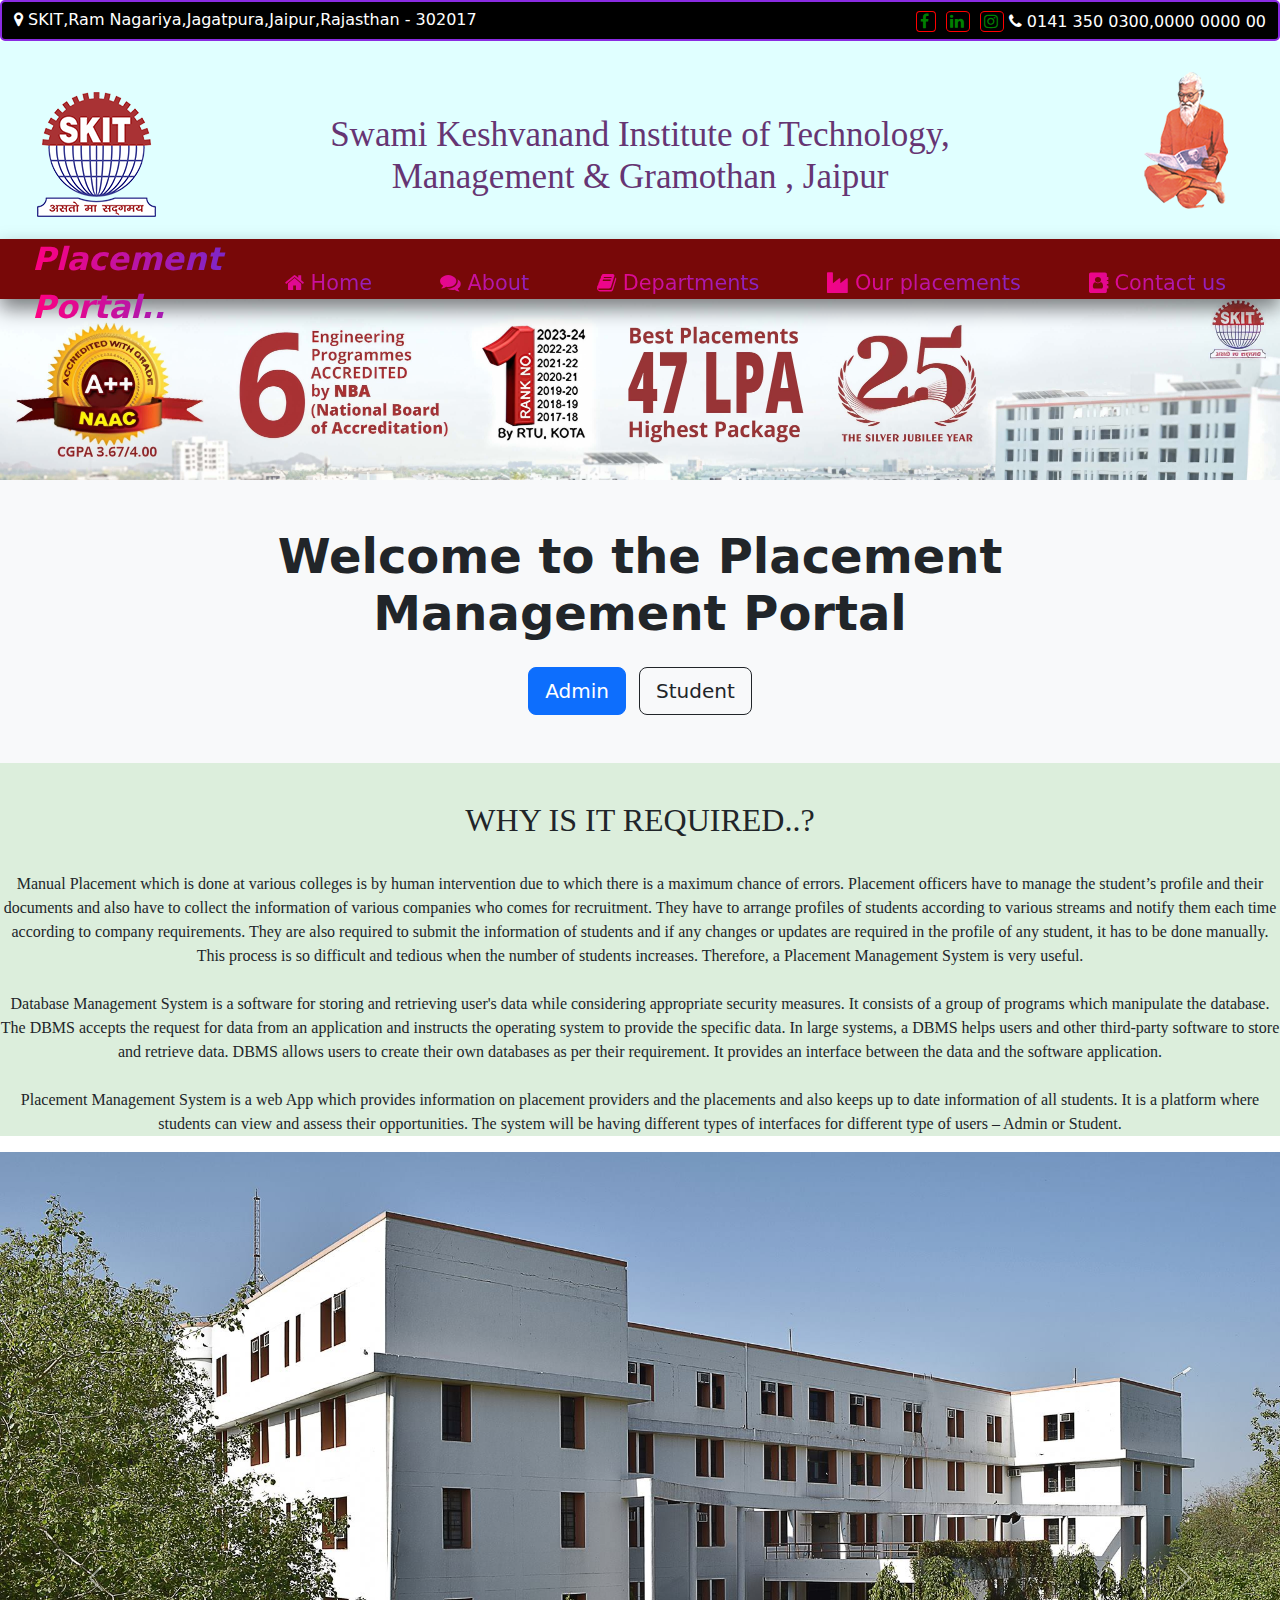
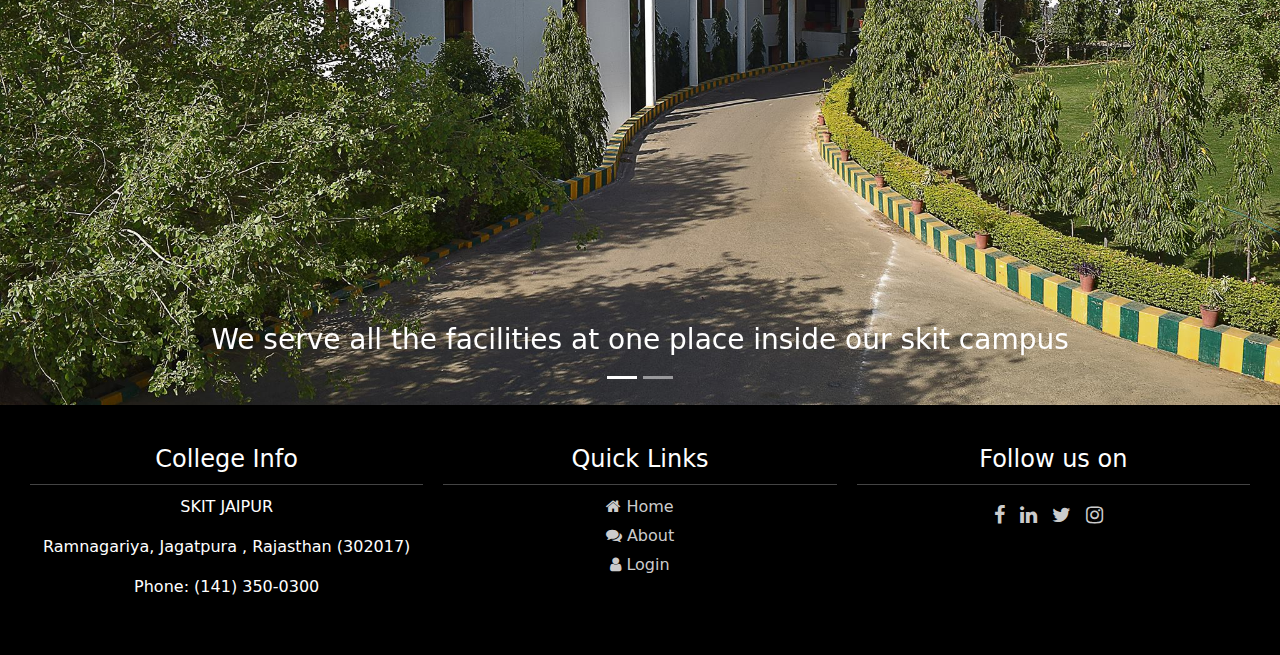
<file: index.html>
<!DOCTYPE html>
<html>
<head>
	<meta charset="utf-8">
	<meta name="viewport" content="width=device-width, initial-scale=1">
	<title>Welcome to our Placement management portal</title>
	<link href="https://cdn.jsdelivr.net/npm/bootstrap@5.3.3/dist/css/bootstrap.min.css" rel="stylesheet">
	<script src="https://cdn.jsdelivr.net/npm/bootstrap@5.3.3/dist/js/bootstrap.bundle.min.js"></script>
	<link rel='stylesheet' type='text/css' href='Index.css'>
	<link rel="stylesheet" href="https://cdnjs.cloudflare.com/ajax/libs/font-awesome/4.7.0/css/font-awesome.min.css">
	<link rel="stylesheet" type="text/css" href="https://unpkg.com/boxicons@2.1.4/css/boxicons.min.css">
</head>
<body>
	<div class="container-fluid bg-black h-25">
		<div class="row">
			<div class="col-md-6 col-sm-6 col-lg-6 col-12">
				<h4 class="text-white mt-2 f-16"><i class="fa fa-map-marker"></i> SKIT,Ram Nagariya,Jagatpura,Jaipur,Rajasthan - 302017 </h4>
			</div>
			<div class="col-md-6 col-sm-6 col-lg-6 col-12">
				<h4 class="text-white f-16 top-text text-end">
					<a href="https://www.facebook.com/SKITJAIP" class="f-16 social-media">
						<i class="fa fa-facebook"></i>
					</a>
					<a href="https://www.linkedin.com/school/skit-jaipur/" class="f-16 social-media">
						<i class="fa fa-linkedin"></i>
					</a>
					<a href="https://www.instagram.com/choudhary_naveen_07/" class="f-16 social-media">
						<i class="fa fa-instagram"></i>
					</a>
					<i class="fa fa-phone"></i> 0141 350 0300,0000 0000 00
				</h4>
			</div>
		</div>
	</div>
	<div class = "header">
		<div class="row text-center align-items-center">
			<div class="col-12 col-sm-3 col-md-2">
				<img src="skit_logo.png" class="img-fluid skit-logo"></div>
				<div class="col-12 col-sm-6 col-md-8">
					<h1 class="skit-name">Swami Keshvanand Institute of Technology,<br>Management & Gramothan , Jaipur</h1></div>
					<div class="col-12 col-sm-3 col-md-2">
						<img src="Swamiji.png" class="img-fluid swamiji"></div>
					</div>
				</div>
				<nav class="navbar">
					<div class="navbar-container">
						<a href="#" class="navbar-logo">Placement Portal..</a>
						<button class="navbar-toggle">
							<span class="bar"></span>
							<span class="bar"></span>
							<span class="bar"></span>
						</button>
						<ul class="navbar-menu">
							<li><a href="index.html" class="active"><i class="fa fa-home"></i> Home</a></li>
							<li><a href="About.html"><i class="fa fa-comments"></i> About</a></li>
							<li><a href="#"><i class="fa fa-book"></i> Departments</a>
							<ul class="dropdown">
								<li><a href="Computer Science.html">Computer Science</a></li>
								<li><a href="Electrical.html">Electrical</a></li>
								<li><a href="Mechanical.html">Mechanical</a></li>
								<li><a href="Civil.html">Civil</a></li>
							</ul>
						</li>
							<li><a href="Our Placements.html"><i class="fa fa-industry"></i> Our placements</a></li>
							<li><a href="Contact.html"><i class="fa fa-address-book"></i> Contact us</a></li>
						</ul>
					</div>
				</nav>
				<div class="img-container">
					<img src="Achievement.jpg" class= "achievement" alt="Banner" />
				</div>
				<!-- ✅ HERO SECTION -->
				<section class="hero-section py-5 bg-light fade-in">
					<div class="container text-center">
						<div class="row justify-content-center align-items-center">
							<div class="col-lg-8">
								<h1 class="display-5 fw-bold mb-4 animate-slide-up">
									Welcome to the Placement Management Portal
								</h1>
								<a href="Login.html" class="btn btn-primary btn-lg me-2 animate-fade">Admin</a>
								<a href="Login.html" class="btn btn-outline-dark btn-lg animate-fade">Student</a>
							</div>
						</div>
					</div>
				</section>
				<div class="required">
					<h2><br>WHY IS IT REQUIRED..?</h2>
					<p><br>Manual Placement which is done at various colleges is by human intervention due to which there is a maximum chance of errors. Placement officers have to manage the student’s profile and their documents and also have to collect the information of various companies who comes for recruitment. They have to arrange profiles of students according to various streams and notify them each time according to company requirements. They are also required to submit the information of students and if any changes or updates are required in the profile of any student, it has to be done manually. This process is so difficult and tedious when the number of students increases. Therefore, a Placement Management System is very useful.<br><br>Database Management System is a software for storing and retrieving user's data while considering appropriate security measures. It consists of a group of programs which manipulate the database. The DBMS accepts the request for data from an application and instructs the operating system to provide the specific data. In large systems, a DBMS helps users and other third-party software to store and retrieve data. DBMS allows users to create their own databases as per their requirement. It provides an interface between the data and the software application.<br><br>Placement Management System is a web App which provides information on placement providers and the placements and also keeps up to date information of all students. It is a platform where students can view and assess their opportunities. The system will be having different types of interfaces for different type of users – Admin or Student.</p>
				</div>
				<div id="demo" class="carousel slide" data-bs-ride="carousel">
					<div class="carousel-indicators">
						<button type="button" data-bs-target="#demo" data-bs-slide-to="0" class="active"></button>
						<button type="button" data-bs-target="#demo" data-bs-slide-to="1"></button>
					</div>
					<div class="carousel-inner">
						<div class="carousel-item active">
							<img src="2" class="d-block w-100 h-100">
							<div class="carousel-caption">
								<h3>We serve all the facilities at one place inside our skit campus</h3>
							</div>
						</div>
						<div class="carousel-item">
							<img src="1" class="d-block w-100 h-100">
							<div class="carousel-caption">
								<h3>We serve all the facilities at one place inside our skit campus</h3>
							</div>
						</div>
					</div>
					<!-- Left and right controls/icons -->
					<button class="carousel-control-prev" type="button" data-bs-target="#demo" data-bs-slide="prev">
						<span class="carousel-control-prev-icon"></span>
					</button>
					<button class="carousel-control-next" type="button" data-bs-target="#demo" data-bs-slide="next">
						<span class="carousel-control-next-icon"></span>
					</button>
				</div>
			</div>
			<footer class="footer">
				<div class="footer-section">
					<h4>College Info</h4>
					<p>SKIT JAIPUR</p>
					<p>Ramnagariya, Jagatpura , Rajasthan (302017)</p>
					<p>Phone: (141) 350-0300</p>
				</div>

				<div class="footer-section">
					<h4>Quick Links</h4>
					<a href="index.html"><i class="fa fa-home"></i> Home</a>
					<a href="About.html"><i class="fa fa-comments"></i> About</a>
					<a href="Login.html"><i class="fa fa-user"></i> Login</a>
				</div>

				<div class="footer-section">
					<h4>Follow us on</h4>
					<div class="social-icons">
						<a href="https://www.facebook.com/SKITJAIP"><i class="fa fa-facebook"></i></a>
						<a href="https://www.linkedin.com/school/skit-jaipur/"><i class="fa fa-linkedin"></i></a>
						<a href="#"><i class="fa fa-twitter"></i></a>
						<a href="https://www.instagram.com/choudhary_naveen_07/"><i class="fa fa-instagram"></i></a>
					</div>
				</div>
			</footer>
			<script src="Index.js"></script>
		</body>
		</html>
</file>
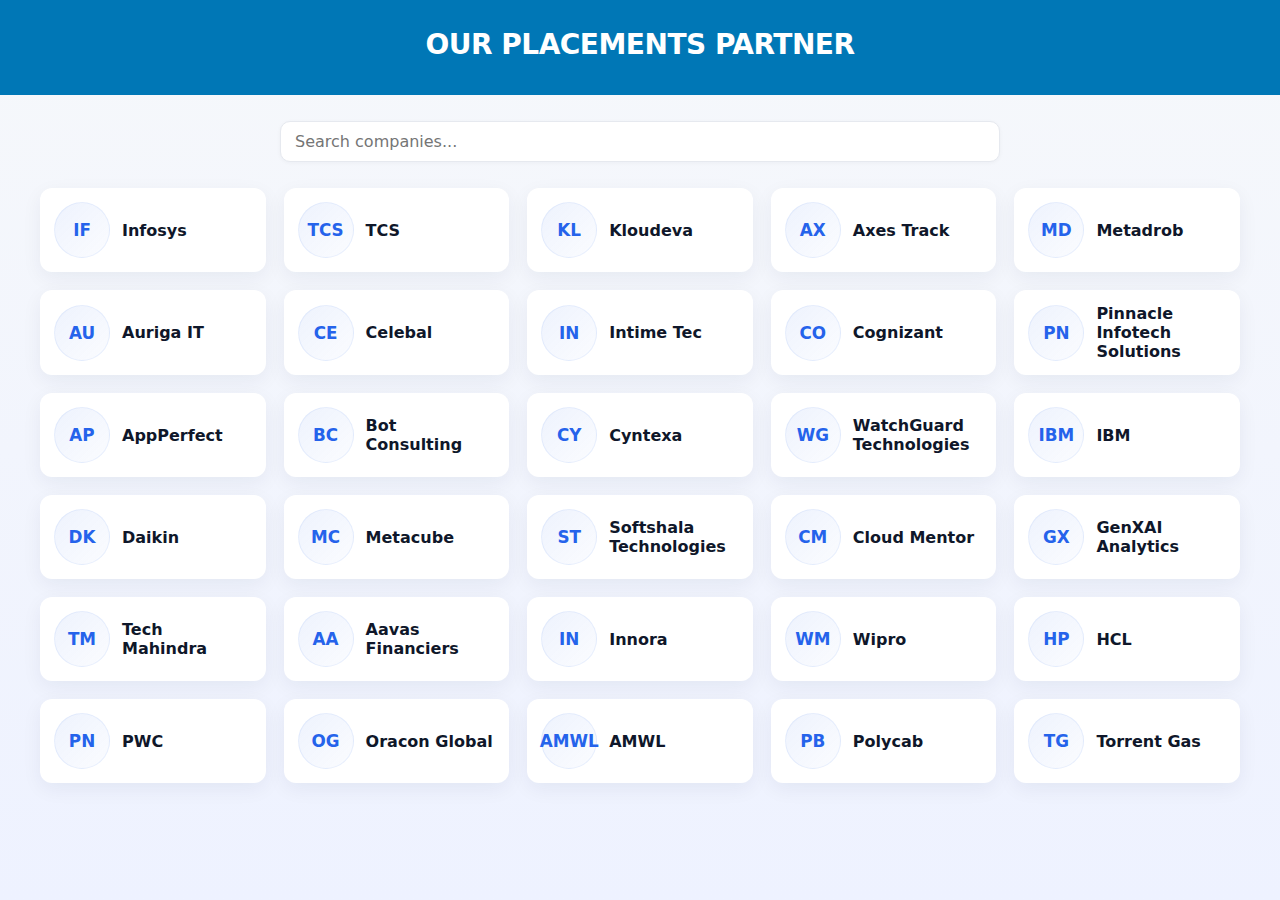
<file: Companies.html>
<!doctype html>
<html lang="en">
<head>
  <meta charset="utf-8" />
  <meta name="viewport" content="width=device-width,initial-scale=1" />
  <title>Company Directory</title>
  <link rel="stylesheet" href="Companies.css" />
</head>
<body>
  <header class="site-header">
    <h1>OUR PLACEMENTS PARTNER</h1>
  </header>

  <main>
    <section class="filter-row">
      <input id="search" placeholder="Search companies..." />
    </section>

    <section class="grid" id="companyGrid">
      <!-- Each .card represents a company. Add/remove companies below as needed -->
      <div class="card"><div class="logo">IF</div><div class="name">Infosys</div></div>
      <div class="card"><div class="logo">TCS</div><div class="name">TCS</div></div>
      <div class="card"><div class="logo">KL</div><div class="name">Kloudeva</div></div>
      <div class="card"><div class="logo">AX</div><div class="name">Axes Track</div></div>
      <div class="card"><div class="logo">MD</div><div class="name">Metadrob</div></div>
      <div class="card"><div class="logo">AU</div><div class="name">Auriga IT</div></div>
      <div class="card"><div class="logo">CE</div><div class="name">Celebal</div></div>
      <div class="card"><div class="logo">IN</div><div class="name">Intime Tec</div></div>
      <div class="card"><div class="logo">CO</div><div class="name">Cognizant</div></div>
      <div class="card"><div class="logo">PN</div><div class="name">Pinnacle Infotech Solutions</div></div>
      <div class="card"><div class="logo">AP</div><div class="name">AppPerfect</div></div>
      <div class="card"><div class="logo">BC</div><div class="name">Bot Consulting</div></div>
      <div class="card"><div class="logo">CY</div><div class="name">Cyntexa</div></div>
      <div class="card"><div class="logo">WG</div><div class="name">WatchGuard Technologies</div></div>
      <div class="card"><div class="logo">IBM</div><div class="name">IBM</div></div>
      <div class="card"><div class="logo">DK</div><div class="name">Daikin</div></div>
      <div class="card"><div class="logo">MC</div><div class="name">Metacube</div></div>
      <div class="card"><div class="logo">ST</div><div class="name">Softshala Technologies</div></div>
      <div class="card"><div class="logo">CM</div><div class="name">Cloud Mentor</div></div>
      <div class="card"><div class="logo">GX</div><div class="name">GenXAI Analytics</div></div>
      <div class="card"><div class="logo">TM</div><div class="name">Tech Mahindra</div></div>
      <div class="card"><div class="logo">AA</div><div class="name">Aavas Financiers</div></div>
      <div class="card"><div class="logo">IN</div><div class="name">Innora</div></div>
      <div class="card"><div class="logo">WM</div><div class="name">Wipro</div></div>
      <div class="card"><div class="logo">HP</div><div class="name">HCL</div></div>
      <div class="card"><div class="logo">PN</div><div class="name">PWC</div></div>
      <div class="card"><div class="logo">OG</div><div class="name">Oracon Global</div></div>
      <div class="card"><div class="logo">AMWL</div><div class="name">AMWL</div></div>
      <div class="card"><div class="logo">PB</div><div class="name">Polycab</div></div>
      <div class="card"><div class="logo">TG</div><div class="name">Torrent Gas</div></div>
      <!-- Add more cards as you want -->
    </section>
  </main>
  <script>
    // Simple client-side search/filter for names
    const search = document.getElementById('search');
    const grid = document.getElementById('companyGrid');
    search.addEventListener('input', (e) => {
      const q = e.target.value.trim().toLowerCase();
      const cards = grid.querySelectorAll('.card');
      cards.forEach(card => {
        const name = card.querySelector('.name').textContent.toLowerCase();
        card.style.display = name.includes(q) ? '' : 'none';
      });
    });
  </script>
</body>
</html>
</file>
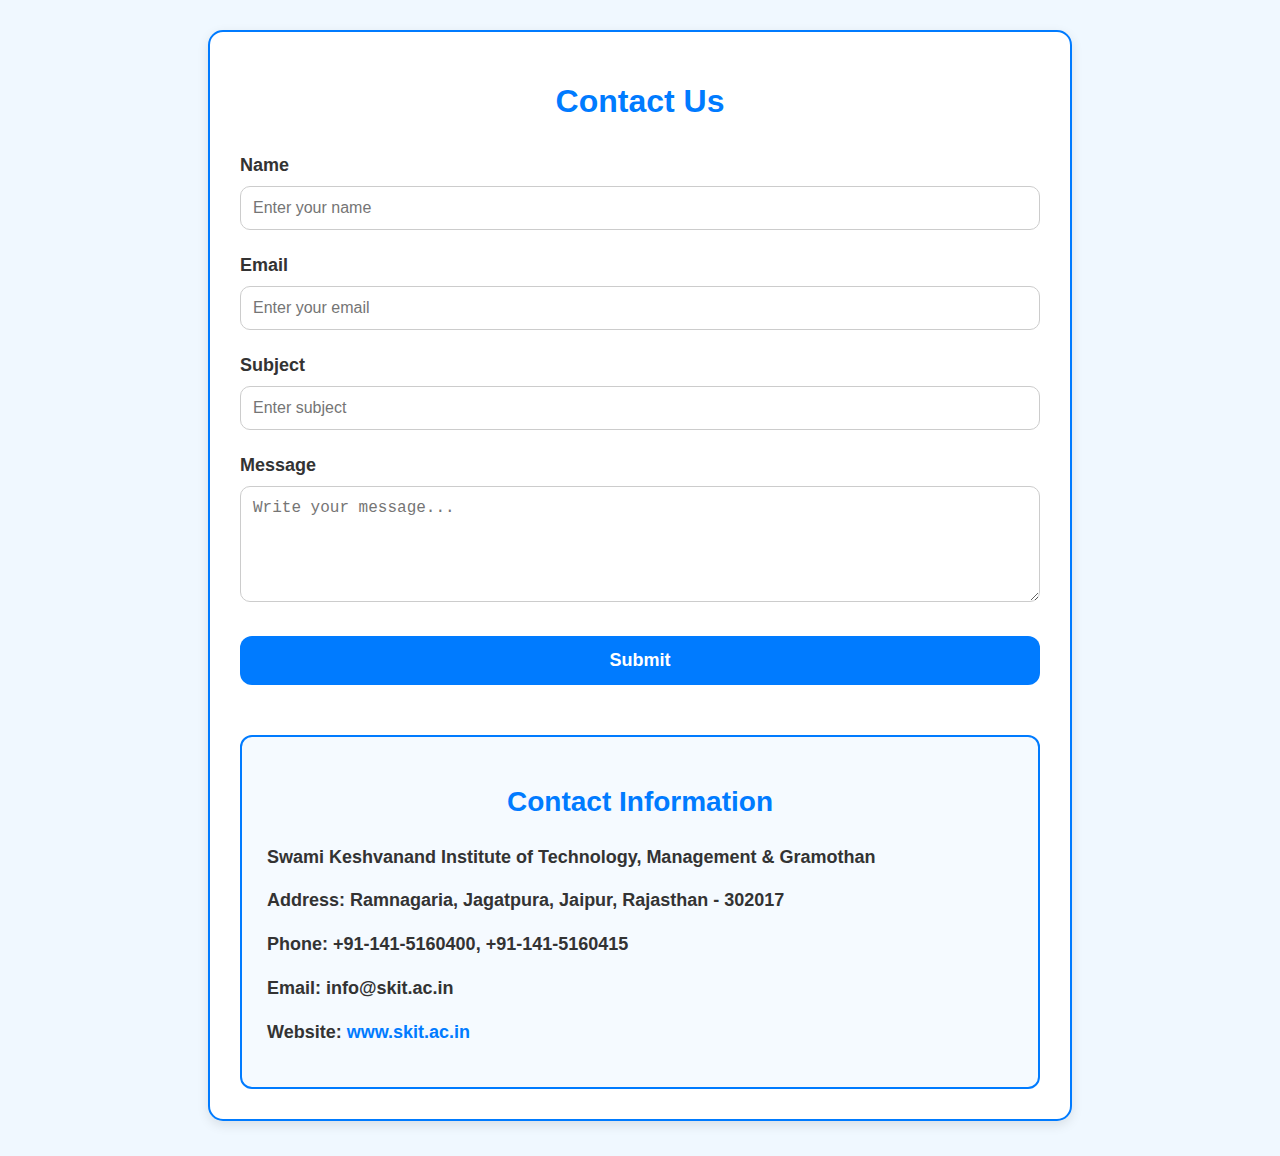
<file: Contact.html>
<!DOCTYPE html>
<html lang="en">
<head>
  <meta charset="UTF-8">
  <meta name="viewport" content="width=device-width, initial-scale=1.0">
  <title>Contact Page - Placement Management Portal</title>
  <link rel="stylesheet" href="Contact.css">
</head>
<body>
  <div class="container">
    <h1>Contact Us</h1>

    <form class="contact-form" method="POST" action="Contact.php">
      <label for="name">Name</label>
      <input type="text" id="name" placeholder="Enter your name" required>

      <label for="email">Email</label>
      <input type="email" id="email" placeholder="Enter your email" required>

      <label for="subject">Subject</label>
      <input type="text" id="subject" placeholder="Enter subject" required>

      <label for="message">Message</label>
      <textarea id="message" rows="5" placeholder="Write your message..." required></textarea>

      <button type="submit">Submit</button>
    </form>

    <div class="contact-box">
      <h2>Contact Information</h2>
      <p><strong>Swami Keshvanand Institute of Technology, Management & Gramothan</strong></p>
      <p><strong>Address:</strong> Ramnagaria, Jagatpura, Jaipur, Rajasthan - 302017</p>
      <p><strong>Phone:</strong> +91-141-5160400, +91-141-5160415</p>
      <p><strong>Email:</strong> info@skit.ac.in</p>
      <p><strong>Website:</strong> <a href="https://www.skit.ac.in" target="_blank">www.skit.ac.in</a></p>
    </div>
  </div>

</body>
</html>
</file>
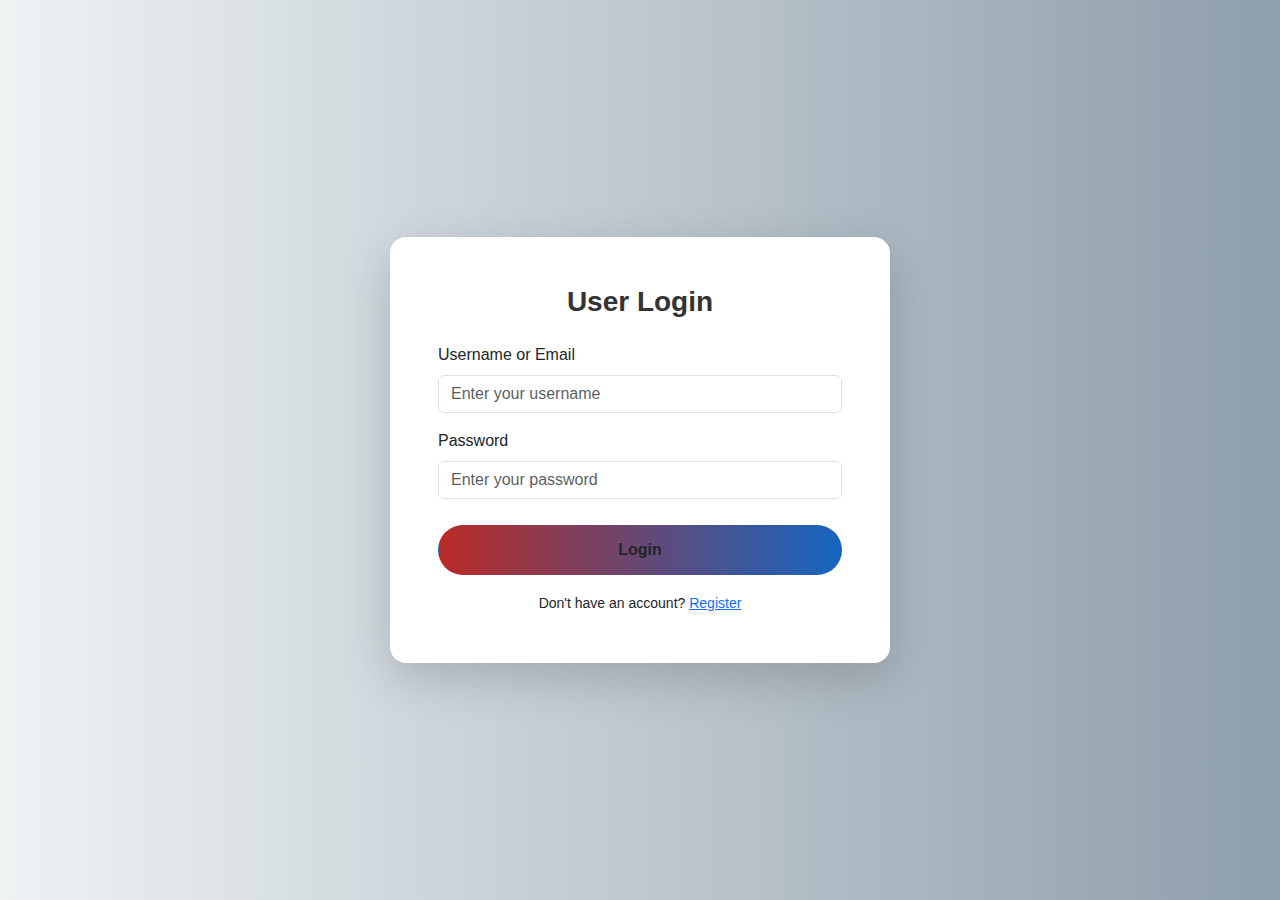
<file: Login.html>
<!-- login.html -->
<!DOCTYPE html>
<html lang="en">
<head>
  <meta charset="UTF-8" />
  <meta name="viewport" content="width=device-width, initial-scale=1.0"/>
  <title>Student Login - Placement Management Portal</title>
  <link rel="stylesheet" href="https://cdnjs.cloudflare.com/ajax/libs/font-awesome/4.7.0/css/font-awesome.min.css" />
  <link rel="stylesheet" href="https://cdn.jsdelivr.net/npm/bootstrap-icons@1.10.5/font/bootstrap-icons.css" />
  <link rel="stylesheet" href="https://cdnjs.cloudflare.com/ajax/libs/animate.css/4.1.1/animate.min.css"/>
  <!-- Latest compiled and minified CSS -->
  <link href="https://cdn.jsdelivr.net/npm/bootstrap@5.3.3/dist/css/bootstrap.min.css" rel="stylesheet" />

  <!-- Latest compiled JavaScript -->
  <script src="https://cdn.jsdelivr.net/npm/bootstrap@5.3.3/dist/js/bootstrap.bundle.min.js"></script>
  <link rel="stylesheet" href="Login.css" />
  <script src="Login.js"></script>
</head>
<body>

  <!-- Login Section -->
  <section class="login-section d-flex justify-content-center align-items-center">
    <div class="login-box shadow-lg p-5 rounded-4 animate_animated animate_fadeInDown">
      <h2 class="text-center mb-4">User Login</h2>
      <form id="loginForm">
        <div class="mb-3">
          <label for="username" class="form-label">Username or Email</label>
          <input type="text" class="form-control" id="username" placeholder="Enter your username" required>
        </div>
        <div class="mb-3">
          <label for="password" class="form-label">Password</label>
          <input type="password" class="form-control" id="password" placeholder="Enter your password" required>
        </div>
        <button type="submit" class="btn btn-login w-100">Login</button>
        <div class="text-center mt-3">
          <small>Don't have an account? <a href="Register.html" target="_blank" >Register</a></small>
        </div>
      </form>
    </div>
  </section>
    <script src="Login.js"></script>
</body>
</html>
</file>
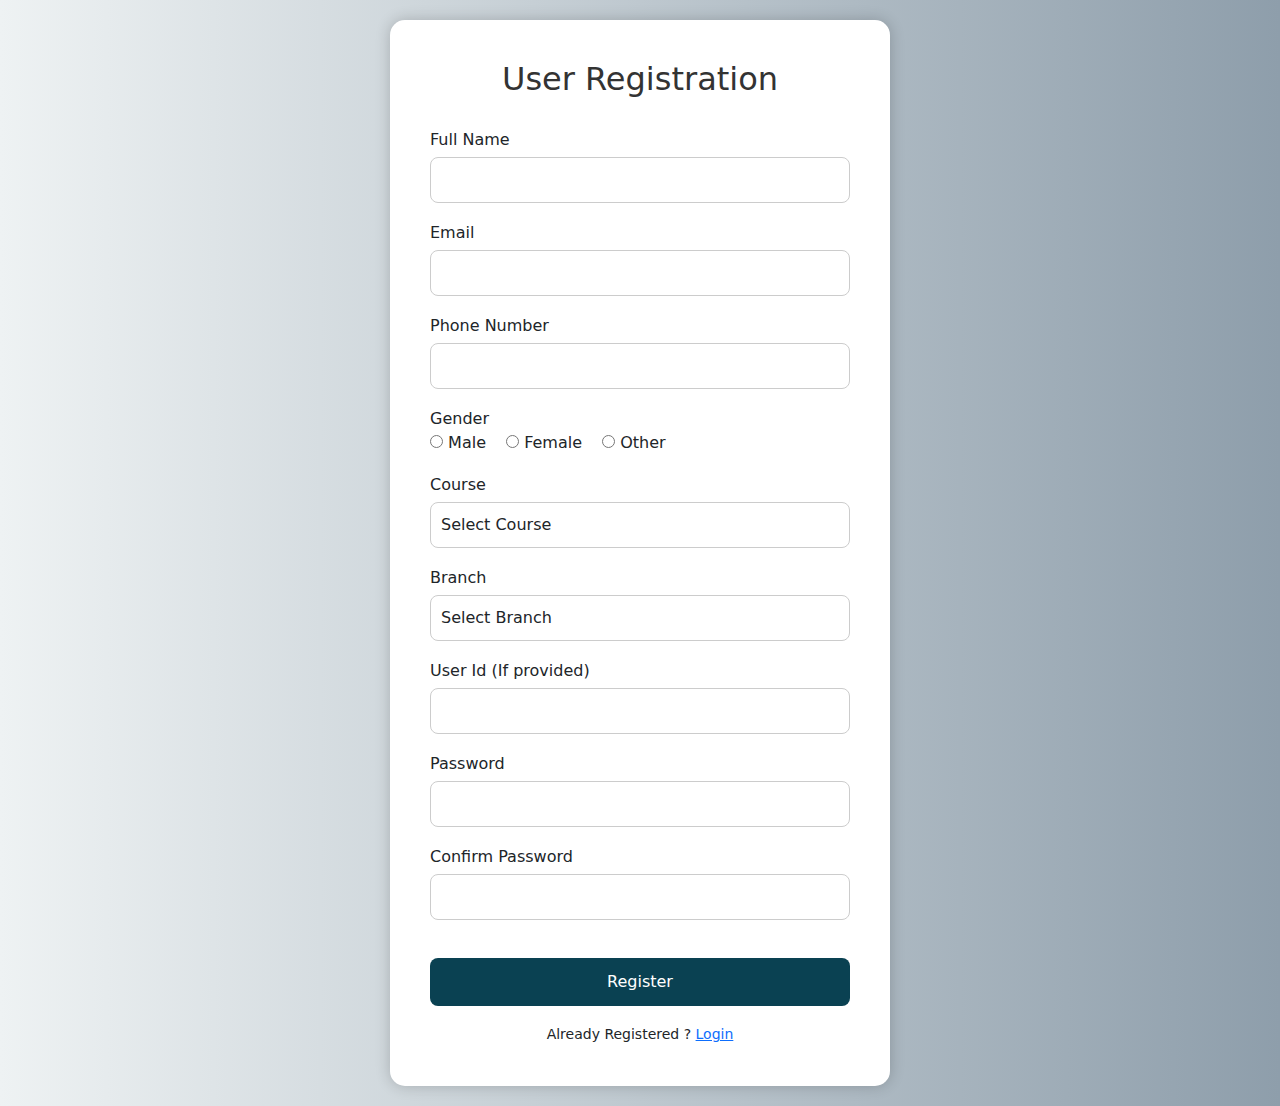
<file: Register.html>
<!DOCTYPE html>
<html lang="en">
<head>
  <meta charset="UTF-8" />
  <meta name="viewport" content="width=device-width, initial-scale=1.0" />
  <title>Student Registration - Placement Management Portal</title>
  <link rel="stylesheet" href="Register.css" />
   <link rel="stylesheet" href="https://cdnjs.cloudflare.com/ajax/libs/font-awesome/4.7.0/css/font-awesome.min.css" />
  <link rel="stylesheet" href="https://cdn.jsdelivr.net/npm/bootstrap-icons@1.10.5/font/bootstrap-icons.css" />
  <link rel="stylesheet" href="https://cdnjs.cloudflare.com/ajax/libs/animate.css/4.1.1/animate.min.css"/>
  <!-- Latest compiled and minified CSS -->
  <link href="https://cdn.jsdelivr.net/npm/bootstrap@5.3.3/dist/css/bootstrap.min.css" rel="stylesheet" />

  <!-- Latest compiled JavaScript -->
  <script src="https://cdn.jsdelivr.net/npm/bootstrap@5.3.3/dist/js/bootstrap.bundle.min.js"></script>
  <link rel="stylesheet" href="Register.css" />
  <script src="Register.js"></script>
  <!-- <script src="style.js"></script> -->
</head>
<body>
  <section class="register-section">
    <div class="register-box">
      <h2>User Registration</h2>
      <form action="Register.php" method="POST">
        <div class="form-group">
          <label>Full Name</label>
          <input type="text" name="fullname" class="form-control" required />
        </div>

        <div class="form-group">
          <label>Email</label>
          <input type="email" name="email" class="form-control" required />
        </div>

        <div class="form-group">
          <label>Phone Number</label>
          <input type="tel" name="phone" class="form-control" required />
        </div>

        <div class="form-group">
          <label>Gender</label>
          <div class="radio-group">
            <label><input type="radio" name="gender" value="Male" required /> Male</label>
            <label><input type="radio" name="gender" value="Female" required /> Female</label>
            <label><input type="radio" name="gender" value="Other" required /> Other</label>
          </div>
        </div>

        <div class="form-group">
          <label>Course</label>
          <select name="course" id="course" class="form-control" required>
            <option value="">Select Course</option>
            <option value="B.Tech">B.Tech</option>
            <option value="M.Tech">M.Tech</option>
            <option value="MBA">MBA</option>
            <option value="Pharmacy">Pharmacy</option>
          </select>
        </div>

        <div class="form-group">
          <label>Branch</label>
          <select name="branch" id="branch" class="form-control" required>
            <option value="">Select Branch</option>
          </select>
        </div>

        <div class="form-group">
          <label>User Id (If provided)</label>
          <input type="text" name="User Id" class="form-control" />
        </div>

        <div class="form-group">
          <label>Password</label>
          <input type="password" name="password" class="form-control" required />
        </div>

        <div class="form-group">
          <label>Confirm Password</label>
          <input type="password" name="confirm_password" class="form-control" required />
        </div>

        <button type="submit" class="btn">Register</button>
        <div class="text-center mt-3">
          <small>Already Registered ? <a href="Login.html" target="_blank" >Login</a></small>
        </div>
      </form>
    </div>
  </section>

  <script src="Register.js"></script>
</body>
</html>
</file>
<file: Index.css>
.bg-black{
	background-color: black;
}

.container-fluid{
	border-radius: 5px;
	border: 2px solid blueviolet;
}

.text-black{
	background-color: black;
}

.h-20{
	height: 20px;
}

.h-30{
	height: 30px;
}

.f-16{
	font-size: 16px;
}

.f-20{
	font-size: 20px;
}

.f-22{
	font-size: 22px;
}

.top-text{
	margin-top: 10px;
}

.f-16.social-media{
	color:green ;
	margin: 5px;
	margin-top: 10px;
	text-decoration: none;
	border: 1px solid red;
	border-radius: 20%;
	padding-left: 3px;
}

.f-16.social-media hover{
	color: lightgray;
}

.bg-lightgray{
	background-color: lightgray;
}

.header{
	background: lightcyan;
	width: 100%;
  padding: 10px 0;
}

.skit-name{
	text-align: center;
	color: #663573;
	font-size: 35px;
	font-family: cooper black;
	margin-top: 40px;
}

.skit-logo{
	margin-top: 27px;
	margin-left: auto;
	margin-right: auto;
}

.swamiji{
	margin-top: 20px;
	margin-bottom: 20px;
	margin-left: 5px;
}

.img-fluid{
	max-width: 100%;
	height: auto;
}

@media(max-width: 768px){
	.skit-name{
		font-size: 20px;
    margin-top: 10px;
	}

	.skit-logo,
	.swamiji{
		max-width: 80px;
    margin: 0 auto;
    display: block;
	}

	.navbar{
		height: auto;
    text-align: center;
	}
}

.navbar{
  background-color: #780808;
  height: 60px;
  width: 100%;
  display: flex;
  align-items: center;
  justify-content: center;
  position: sticky;
  top: 0;
  box-shadow: 0 10px 20px rgba(0, 0, 0, 0.5);
  backdrop-filter: blur(10px);
  z-index: 999;
}

.navbar-container{
  display: flex;
  align-items: center;
  justify-content: space-between;
  width: 100%;
  padding: 0 2rem;
  max-width: 1600px;
}

.navbar-logo{
  font-size: 2rem;
  font-weight: 600;
  background-image: linear-gradient(to left, #7928CA, #FF0080);
  color: transparent;
  -webkit-background-clip: text;
  background-clip: text;
  text-decoration: none;
  cursor: pointer;
  margin-top: -12px;
  font-style: italic;
}

.navbar-container .navbar-menu{
  display: flex;
  margin-top: 5px;
  text-align: center;
  gap: 1.5rem;
  list-style: none;
}

.navbar-container .navbar-menu li a{
  text-decoration: none;
  background-image: linear-gradient(to left, #7928CA, #FF0080);
  color: transparent;
  -webkit-background-clip: text;
  background-clip: text;
  font-size: 1.3rem;
  font-weight: 500;
  padding: 3px 20px;
  border-radius: 20px;
  border: 2px solid transparent;
  transition: all 0.7s ease;
  white-space: nowrap;
}

.navbar-container .navbar-menu li a:hover{
  color: #162530;
  background: rgba(188, 212, 229, 0.8);
  border: 2px solid #fff;
}

.navbar-toggle{
  display: none;
  background: transparent;
  padding: 10px;
  border: none;
  cursor: pointer;
}

.bar{
  display: block;
  width: 25px;
  height: 3px;
  margin: 5px auto;
  background: #fff;
  transition: all 0.3s ease-in-out;
}

.dropdown{
  display: none;
  position: absolute;
  background-color: #780808;
  padding: 10px 0;
  border-radius: 10px;
  box-shadow: 0 5px 15px rgba(0, 0, 0, 0.2);
  z-index: 999;
  min-width: 200px;
}

.navbar-menu li:hover .dropdown{
  display: block;
}

.dropdown li{
  list-style: none;
}

.dropdown li a{
  display: block;
  padding: 10px 20px;
  color: #333;
  text-decoration: none;
  font-size: 1.1rem;
}

.dropdown li a:hover{
  background-color: #f2f2f2;
  color: #000;
}

.navbar-menu li{
  position: relative;
}

@media (max-width: 1226px){
  .navbar{
    backdrop-filter: none;
  }

  .navbar-container .navbar-menu{
    display: none;
    flex-direction: column;
    align-items: flex-start;
    gap: 1.7rem !important;
    position: absolute;
    height: 100vh;
    width: 250px;
    top: 0;
    right: 0;
    padding: 5rem 1.5rem;
    box-shadow: 0 10px 10px rgba(0, 0, 0, 0.5);
    backdrop-filter: blur(10px);
  }

  .navbar-container .navbar-menu.active{
    display: flex;
  }

  .navbar-toggle{
    display: block;
    z-index: 999;
  }

  .navbar-toggle.active .bar:nth-child(2){
    opacity: 0;
  }

  .navbar-toggle.active .bar:nth-child(1){
    transform: translateY(8px) rotate(45deg);
  }

  .navbar-toggle.active .bar:nth-child(3){
    transform: translateY(-8px) rotate(-45deg); 
  }
}

@media(max-width: 480px){
  .navbar-container{
    padding: 0 1rem;
  }

  .navbar-logo{
    font-size: 1.7rem;
  }

  .navbar-container .navbar-menu li a{
    font-size: 1.2rem;
    padding: 3px 15px;
  }
}

.img-container{
  width: 100%;
  overflow: hidden;
}

.achievement{
	width: 100%;
	height: auto;
  max-width: 100%;
  display: block;
}

.required{
	height: auto;
	width: 100%;
	text-align: center;
	background-color: #dceedc;
	font-family: algerian;
}

.h-100{
	height: 100px;
}

 .footer{
      background-color: #000;
      color: #fff;
      padding: 30px 20px;
      display: flex;
      justify-content: space-between;
      flex-wrap: wrap;
      text-align: center;
}

    .footer-section{
      flex: 1 1 200px;
      margin: 10px;
}

    .footer h4{
      border-bottom: 1px solid #444;
      padding-bottom: 10px;
      margin-bottom: 10px;
}

    .footer a{
      color: #ccc;
      text-decoration: none;
      display: block;
      margin: 5px 0;
}

     .footer a:hover{
      color: #1da1f2;
}

    .social-icons a{
      display: inline-block;
      margin-right: 10px;
      font-size: 20px;
}

    .social-icons a:hover{
      color: #1da1f2;
}
</file>
<file: Companies.css>
* {
  box-sizing: border-box;
  margin: 0;
  padding: 0;
  font-family: Inter, system-ui, -apple-system, "Segoe UI", Roboto, "Helvetica Neue", Arial;
}

:root{
  --bg: #f6f8fb;
  --card: #ffffff;
  --muted: #6b7280;
  --accent: #2563eb;
  --glass: rgba(255,255,255,0.6);
}

body{
  background: linear-gradient(180deg, var(--bg), #eef2ff);
  color: #111827;
  min-height: 100vh;
  display: flex;
  flex-direction: column;
}

header{
    text-align: center;
    background-color: #0077b6;
    padding: 20px;
    color: white;
}

.site-header{
  padding: 28px 20px;
  text-align: center;
}

.site-header h1{
  font-size: 1.75rem;
  margin-bottom:6px;
  letter-spacing: -0.5px;
}

.subtitle{
  color: var(--muted);
  font-size: .95rem;
}

/* Search row */
.filter-row{
  width:100%;
  display:flex;
  justify-content:center;
  padding: 14px 20px 8px;
}

.filter-row input{
  width:100%;
  max-width:720px;
  padding: 10px 14px;
  border-radius: 10px;
  border: 1px solid #e6e9ef;
  background: white;
  font-size: 1rem;
  outline: none;
  box-shadow: 0 1px 4px rgba(16,24,40,0.04);
}

/* Grid */
main{
  flex:1;
  padding: 12px 20px 40px;
}

.grid{
  display: grid;
  gap: 18px;
  grid-template-columns: repeat(auto-fill, minmax(220px, 1fr));
  max-width: 1200px;
  margin: 18px auto;
}

.card{
  background: var(--card);
  border-radius: 12px;
  padding: 14px;
  display: flex;
  align-items: center;
  gap: 12px;
  box-shadow: 0 6px 20px rgba(13,38,76,0.06);
  transition: transform .18s ease, box-shadow .18s ease;
  cursor: default;
}

.card:hover{
  transform: translateY(-6px);
  box-shadow: 0 12px 30px rgba(13,38,76,0.09);
}

.logo{
  width:56px;
  height:56px;
  border-radius: 50%;
  background: linear-gradient(135deg, rgba(37,99,235,0.08), rgba(37,99,235,0.02));
  display:flex;
  align-items:center;
  justify-content:center;
  font-weight:700;
  font-size:1.05rem;
  color: var(--accent);
  border: 1px solid rgba(37,99,235,0.08);
  flex-shrink:0;
}

.name{
  font-weight:600;
  font-size:1rem;
  color: #0f172a;
}

.site-footer{
  text-align:center;
  padding: 18px;
  font-size: .85rem;
  color: var(--muted);
  border-top: 1px solid rgba(15,23,42,0.03);
}

@media (max-width:420px){
  .logo{
    width:48px;
    height:48px;
    font-size:.95rem;
  }

  .card{
    padding: 12px;
  }

  .site-header h1{
    font-size:1.4rem;
  }
}
</file>
<file: Contact.css>
body {
  margin: 0;
  padding: 0;
  font-family: Arial, sans-serif;
  background-color: #f0f8ff;
}

.container {
  width: 90%;
  max-width: 800px;
  margin: 30px auto;
  padding: 30px;
  background-color: #ffffff;
  border: 2px solid #007BFF;
  border-radius: 15px;
  box-shadow: 0 4px 12px rgba(0, 0, 0, 0.1);
  overflow-y: auto;
}

h1 {
  text-align: center;
  color: #007BFF;
  margin-bottom: 35px;
  font-size: 32px;
}

.contact-form label {
  font-weight: bold;
  display: block;
  margin-top: 25px;
  color: #333;
  font-size: 18px;
}

.contact-form input,
.contact-form textarea {
  width: 100%;
  padding: 12px;
  margin-top: 10px;
  border: 1px solid #ccc;
  border-radius: 10px;
  font-size: 16px;
  box-sizing: border-box;
}

.contact-form button {
  display: block;
  width: 100%;
  margin-top: 30px;
  padding: 14px;
  background-color: #007BFF;
  color: #fff;
  font-size: 18px;
  border: none;
  border-radius: 12px;
  cursor: pointer;
  font-weight: bold;
}

.contact-form button:hover {
  background-color: #0056b3;
}

.contact-box {
  margin-top: 50px;
  padding: 25px;
  background-color: #f5faff;
  border: 2px solid #007BFF;
  border-radius: 12px;
}

.contact-box h2 {
  text-align: center;
  color: #007BFF;
  font-size: 28px;
  font-weight: bold;
  margin-bottom: 25px;
}

.contact-box p {
  font-size: 18px;
  font-weight: bold;
  color: #333;
  margin: 15px 0;
  line-height: 1.6;
}

.contact-box a {
  color: #007BFF;
  text-decoration: none;
  font-weight: bold;
}

/* ✅ Responsive Adjustments */
@media screen and (max-width: 600px) {
  .container {
    padding: 20px;
  }

  h1 {
    font-size: 24px;
  }

  .contact-form label,
  .contact-box p {
    font-size: 16px;
  }

  .contact-form input,
  .contact-form textarea {
    font-size: 14px;
  }

  .contact-box h2 {
    font-size: 22px;
  }

  .contact-form button {
    font-size: 16px;
    padding: 12px;
  }
}
</file>
<file: Login.css>
/* Login Section Styling */
.login-section {
  min-height: 100vh;
  background: linear-gradient(to right, #eef2f3, #8e9eab);
  padding: 40px 10px;
}

.login-box {
  max-width: 500px;
  width: 100%;
  background: #fff;
  border-radius: 15px;
  animation: slideIn 1s ease forwards;
}

@keyframes slideIn {
  0% { transform: translateY(-50px); opacity: 0; }
  100% { transform: translateY(0); opacity: 1; }
}

/* Responsive text size */
.login-box h2 {
  font-size: 28px;
  font-weight: 700;
  color: #333;
}
.btn-login{
  background: linear-gradient(to right, #b92b27, #1565c0);
  padding: 12px;
  border-radius: 25px;
  cursor: pointer;
  margin-top: 10px;
  font-weight: bold;
}
/* General Reset */
* {
  margin: 0;
  padding: 0;
  box-sizing: border-box;
}

/* Body Styling */
body {
  font-family: 'Segoe UI', Tahoma, Geneva, Verdana, sans-serif;
  background: linear-gradient(to right, #f5f5f5, #fffbe6);
  min-height: 100vh;
  justify-content: center;
  align-items: center;
}
</file>
<file: Register.css>
/* === Reusable Classes === */
.form-control {
  width: 100%;
  padding: 10px;
  border: 1px solid #ccc;
  border-radius: 8px;
  margin-top: 5px;
  font-size: 16px;
}

.btn {
  background-color: #0a4152;
  color: white;
  padding: 12px 20px;
  font-size: 16px;
  border: none;
  border-radius: 8px;
  cursor: pointer;
  width: 100%;
  margin-top: 20px;
  transition: background 0.3s ease;
}

.btn:hover {
  background-color: #526d75;
}

.form-group {
  margin-bottom: 18px;
}

.radio-group label {
  margin-right: 15px;
  font-size: 16px;
}

/* === Registration Box === */
.register-section {
  min-height: 100vh;
  background: linear-gradient(to right, #eef2f3, #8e9eab);
  display: flex;
  align-items: center;
  justify-content: center;
  padding: 20px;
}

.register-box {
  background: #fff;
  padding: 40px;
  border-radius: 15px;
  box-shadow: 0 0 15px rgba(0,0,0,0.2);
  width: 100%;
  max-width: 500px;
  animation: slideUp 1s ease-in-out;
}

.register-box h2 {
  text-align: center;
  margin-bottom: 30px;
  color: #333;
}

@keyframes slideUp {
  from {
    opacity: 0;
    transform: translateY(40px);
  }
  to {
    opacity: 1;
    transform: translateY(0);
  }
}
</file>
